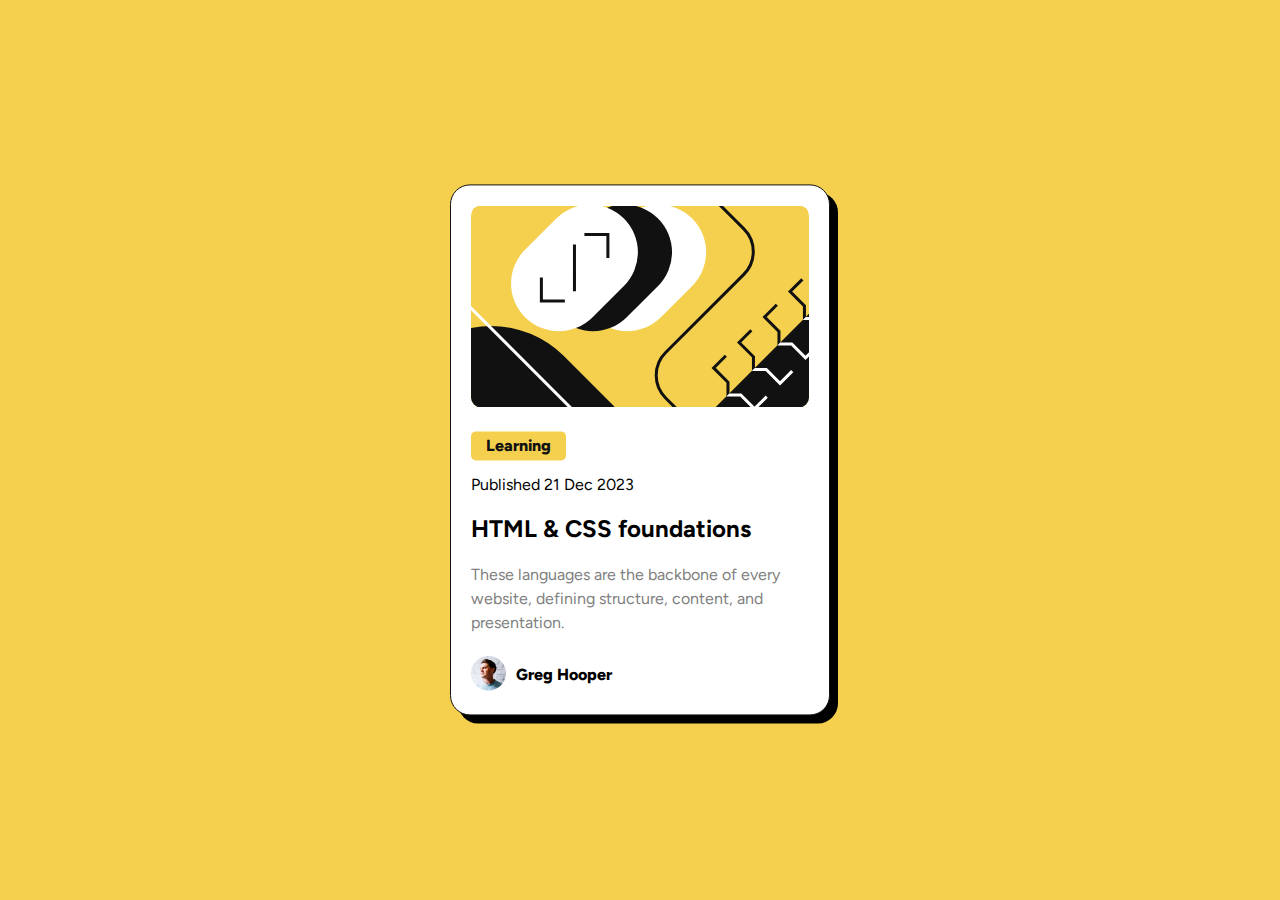
<file: blog-preview-card-main/index.html>
<!DOCTYPE html>
<html lang="en">
<head>
  <meta charset="UTF-8">
  <meta name="viewport" content="width=device-width, initial-scale=1.0"> <!-- displays site properly based on user's device -->

  <link rel="icon" type="image/png" sizes="32x32" href="./assets/images/favicon-32x32.png">
  
  <title>Frontend Mentor | Blog preview card</title>

  <link rel="stylesheet" href="styles.css">
</head>
<body>
  <div class="container-card">
    <figure class="illustration">
      <img src="assets/images/illustration-article.svg" alt="illustration">
    </figure>
    <div class="category">
      <p>Learning</p>
    </div>
    <div class="date">
      <p>Published 21 Dec 2023</p>
    </div>
    <div class="header">
      <h2>HTML & CSS foundations</h2>
    </div>
    <div class="description">
      <p>These languages are the backbone of every website, defining structure, content, and presentation.</p>
    </div>
    <div class="author">
      <figure class="avatar">
        <img src="assets/images/image-avatar.webp" alt="avatar">
      </figure>
      <p>Greg Hooper</p>
    </div>
  </div>
</body>
</html>
</file>
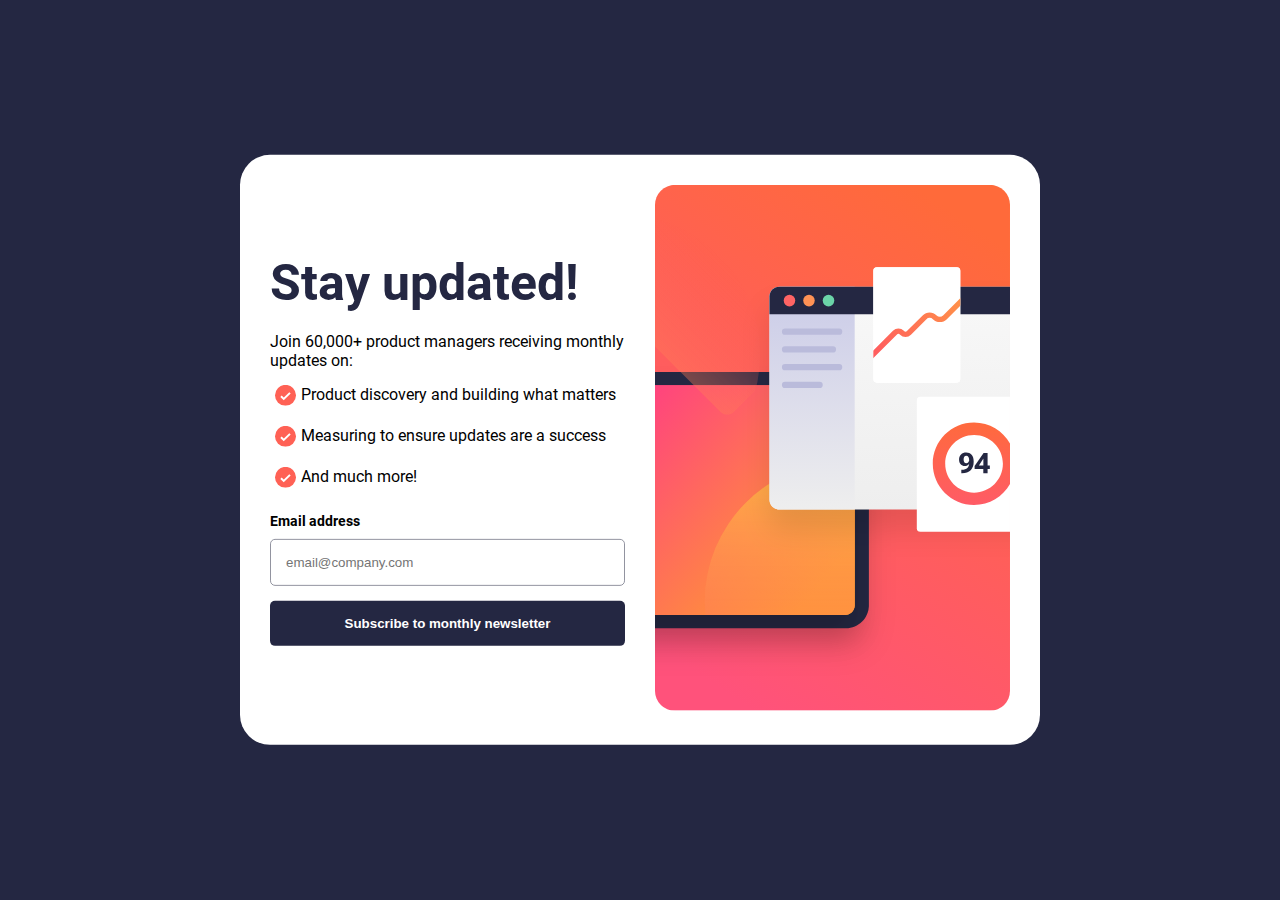
<file: newsletter-sign-up-with-success-message-main/index.html>
<!DOCTYPE html>
<html lang="en">
<head>
  <meta charset="UTF-8">
  <meta name="viewport" content="width=device-width, initial-scale=1.0">
  <link rel="icon" type="image/png" sizes="32x32" href="./assets/images/favicon-32x32.png">
  <title>Frontend Mentor | Newsletter sign-up form with success message</title>
  <link rel="stylesheet" href="styles.css">
</head>
<body>
  <!-- DESKTOP CONTAINER -->
  <div class="container-desktop">
    <div class="left-content">
      <h1>Stay updated!</h1>
      <p class="paragraph">Join 60,000+ product managers receiving monthly updates on:</p>
      <div class="list">
        <img src="assets/images/icon-list.svg" alt="icon">
        <p>Product discovery and building what matters</p>
      </div>
      <div class="list">
        <img src="assets/images/icon-list.svg" alt="icon">
        <p>Measuring to ensure updates are a success</p>
      </div>
      <div class="list">
        <img src="assets/images/icon-list.svg" alt="icon">
        <p>And much more!</p>
      </div>
      <form class="form-desktop">
        <div class="paragraph-2">
          <p class="address">Email address</p>
          <p id="error_message"></p>
        </div>
        <input type="email" id="email" placeholder="email@company.com">
        <button type="submit" id="submit" onclick="enteredEmail()">Subscribe to monthly newsletter</button>
      </form>
    </div>
    <div class="right-content">
      <img class="desktop-img" src="assets/images/illustration-sign-up-desktop.svg" alt="desktop-ill">
      <img class="mobile-img" src="assets/images/illustration-sign-up-mobile.svg" alt="mobile-ill">
    </div>
  </div>

  <!-- SUCCESS CONTAINER DESKTOP -->
  <div class="container-success-desktop">
    <img src="assets/images/icon-list.svg" alt="check">
    <h1>Thanks for subscribing!</h1>
    <p>
      A confirmation email has been sent to <span id="enteredEmail">.</span>.
      Please open it and click the button inside to confirm your subscription.
    </p>
    <button class="dismiss-btn" id="dismiss-btn">Dismiss message</button>
  </div>
  <script src="script.js"></script>
</body>
</html>
</file>
<file: blog-preview-card-main/styles.css>
@font-face {
    src: url('assets/fonts/Figtree-VariableFont_wght.ttf');
    font-family: 'Figtree';
}

:root {
    /* ==== PRIMARY COLOR ==== */
    --yellow: hsl(47, 88%, 63%);

    /* ==== NEUTRAL COLORS ==== */
    --white: hsl(0, 0%, 100%);
    --grey: hsl(0, 0%, 50%);
    --black: hsl(0, 0%, 7%);

     /* ==== PARAGRAPH FONT SIZE ==== */
    --paragraph-font-size: 16px;

     /* ==== FONT-FAMILY ==== */
    --font-family: 'Figtree';
    --font-weight-600: 600;
    --font-weight-800: 800;
}

* {
    margin: 0;
    padding: 0;
    box-sizing: border-box;
}

body {
    font-family: var(--font-family);
    background-color: var(--yellow);
}

.container-card {   
    position: absolute;
    top: 50%;
    left: 50%;
    transform: translate(-50%, -50%);
    width: 380px;
    height: auto;
    padding: 20px;
    background-color: var(--white);
    border: 1.5px solid var(--black);
    border-radius: 20px;
    box-shadow: 8px 8px;
}

.container-card:hover {
    box-shadow: 15px 15px;
}

.illustration {
    margin-bottom: 20px;
}

.illustration img {
    position: relative; 
    top: 0; 
    left: 0; 
    width: 100%; 
    height: 100%; 
    object-fit: cover; 
    justify-content: center; 
    overflow: hidden;
    border-radius: 10px;
}

.category {
    display: inline-block;
    margin-bottom: 15px;
    background-color: var(--yellow);
    color: var(--black);
    padding: 5px 15px;
    border-radius: 5px;
    font-weight: var(--font-weight-800);
}

.date {
    margin-bottom: 20px;
}

.header {
    margin-bottom: 20px;
    cursor: pointer;
}

.header:hover {
    color: var(--yellow);
}

.description {
    color: var(--grey);
    line-height: 1.5;
    margin-bottom: 20px;
    font-size: var(--paragraph-font-size);
}

.author {
    display: flex;
    flex-direction: row;
    align-items: center;
}

.avatar img {
    width: 35px;
    height: 35px;
}

.author p {
    font-weight: var(--font-weight-800);
    margin-left: 10px;
}

@media only screen and (max-width: 375px) {
    .container-card {
        width: 360px;
    }
}
</file>
<file: newsletter-sign-up-with-success-message-main/styles.css>
@font-face {
    font-family: 'Roboto';
    src: url(assets/fonts/Roboto-Regular.ttf);
}

@font-face {
    font-family: 'Roboto Bold';
    src: url(assets/fonts/Roboto-Bold.ttf);
}

:root {
    /* ==== PRIMARY COLOR ==== */
    --primary-tomato: hsl(4, 100%, 67%);
    --box-shadow-tomato: hsla(4, 100%, 67%, 0.308);

    /* ==== NEUTRAL COLORS ==== */
    --dark-slate-grey: hsl(234, 29%, 20%);
    --charcoal-grey: hsl(235, 18%, 26%);
    --grey: hsl(231, 7%, 60%);
    --white: hsl(0, 0%, 100%);

    /* ==== FONT SIZE PARAGRAPH ==== */
    --paragraph-font-size: 16px;

    --roboto-bold: 'Roboto Bold';
    --font-weight-400: 400;
    --font-weight-700: 700;
}

* {
    margin: 0;
    padding: 0;
    box-sizing: border-box;
}

body {
    font-family: 'Roboto';
    background-color: var(--dark-slate-grey);
    min-height: 100vh;
    animation: appear 0.8s ease-in-out;
}

p {
    font-size: var(--paragraph-font-size);
}

.container-desktop {
    position: absolute;
    display: flex;
    flex-direction: row;
    top: 50%;
    left: 50%;
    transform: translate(-50%, -50%);
    background-color: var(--white);
    width: 800px;
    height: auto;
    padding: 30px;
    border-radius: 30px;
    overflow: hidden;
    justify-content: center;
    align-items: center;
}

.left-content {
    width: 50%;
    justify-content: center;
    margin-right: 30px;
}

.right-content {
    width: 50%;
    font-size: var(--paragraph-font-size);
}

.desktop-img {
    width: 100%;
    height: auto;
    border-radius: 20px;
}

.mobile-img {
    display: none;
}

.left-content h1 {
    margin-bottom: 20px;
    font-size: 50px;
    font-family: var(--roboto-bold);
    color: var(--dark-slate-grey);
}

.left-content .paragraph {
    margin-bottom: 10px;
}

.list {
    display: flex;
    flex-direction: row;
    gap: 5px;
    padding: 5px;
    margin-bottom: 10px;
}

.form-desktop {
    display: flex;
    flex-direction: column;
    margin-top: 20px;
}

.paragraph-2 {
    display: flex;
    flex-direction: row;
    justify-content: space-between;
    font-size: 12px;
}

#error_message {
    color: red;
    font-size: 14px;
    font-weight: var(--font-weight-700);
}

.address {
    margin-bottom: 10px;
    font-size: 14px;
    font-family: var(--roboto-bold);
}

#email {
    margin-bottom: 15px;
    padding: 15px;
    border: 1px solid var(--grey);
    border-radius: 5px;
}

#submit {
    padding: 15px;
    color: var(--white);
    font-weight: var(--font-weight-700);
    background-color: var(--dark-slate-grey);
    border-radius: 5px;
    border: none;
    cursor: pointer;
}

/* success container */
.container-success-desktop {
    display: none;
    flex-direction: column;
    position: absolute;
    top: 50%;
    left: 50%;
    transform: translate(-50%, -50%);
    background-color: var(--white);
    width: 400px;
    height: auto;
    padding: 40px;
    border-radius: 20px; 
    color: var(--dark-slate-grey);
    gap: 20px;
}

.container-success-desktop img {
    width: 40px;
    height: 40px;
}

.container-success-desktop h1 {
    font-size: 40px;
    font-family: var(--roboto-bold);
}

.container-success-desktop p {
    font-size: var(--paragraph-font-size);
    line-height: 1.54;
}

.dismiss-btn {
    padding: 12px;
    border: none;
    border-radius: 5px;
    background-color: var(--dark-slate-grey);
    color: var(--white);
    font-weight: var(--font-weight-700); 
    cursor: pointer;
}

.dismiss-btn:hover {
    background-color: var(--primary-tomato);
    box-shadow: 4px 10px 10px var(--box-shadow-tomato);
}

@media only screen and (max-width: 375px) {

    html {
        width: 100%;
        height: 100%;
    }

    body {
        width: 100%;
        height: 100%;
        overflow: hidden;
        background-color: var(--white);
    }

    .container-desktop {
        display: flex;
        width: 100%;
        height: 100%;
        padding: 0;
        flex-direction: column-reverse;
        border-radius: 0;
    }

    .left-content {
        width: 100%;
        margin: 0;
        padding: 0 20px 65px;
    }

    .left-content h1 {
        margin-top: 20px;
        font-size: 35px;
    }

    .desktop-img {
        display: none;
    }

    .right-content {
        width: 100%;
        height: 100%;
        margin: 0;
    }

    .mobile-img {
        display: block;
        width: 100%;
    }

    p {
        font-size: 14px;
    }
   
    .list {
        display: flex;
        flex-direction: row;
        padding: 5px;
    }

    .list img {
        width: 20px;
        height: 20px;
        margin-left: -5px;
        margin-right: 10px;
    }

    .left-content .paragraph {
        margin-bottom: 15px;
    }

    .form-desktop {
        margin-top: 40px;
    }

    /* success container */
    .container-success-desktop {
        display: none;
        width: 100%;
        height: 100%;
        padding: 0;
        border-radius: 0;
        justify-content: center;
        padding: 100px 20px 0;
    }
    
    .dismiss-btn {
       margin-top: 250px;
    }

    #error_message,
    .address {
        font-size: 12px;
    }
}

@keyframes appear {
    0% {
      transform: translateY(-4%);
      opacity: 0;
    }
    100% {
      transform: translateY(0);
      opacity: 1;
    }
}
</file>
